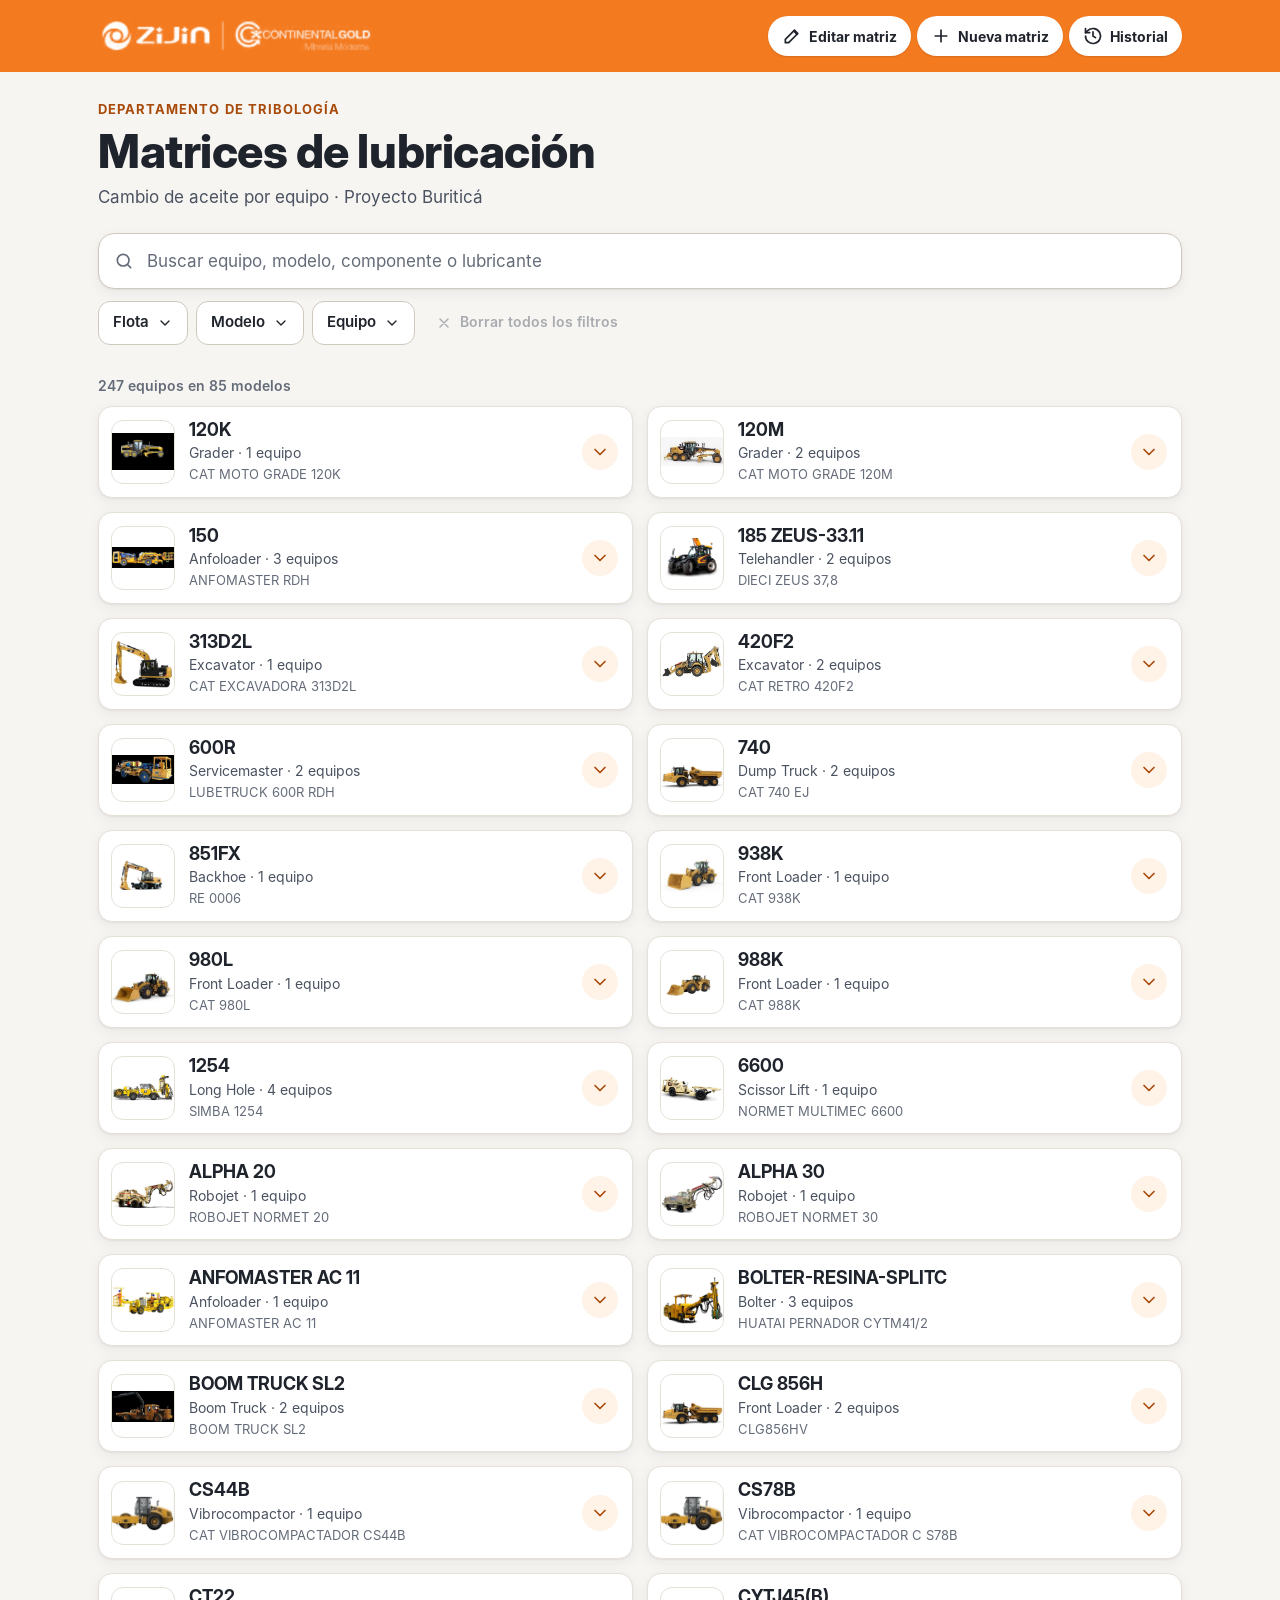
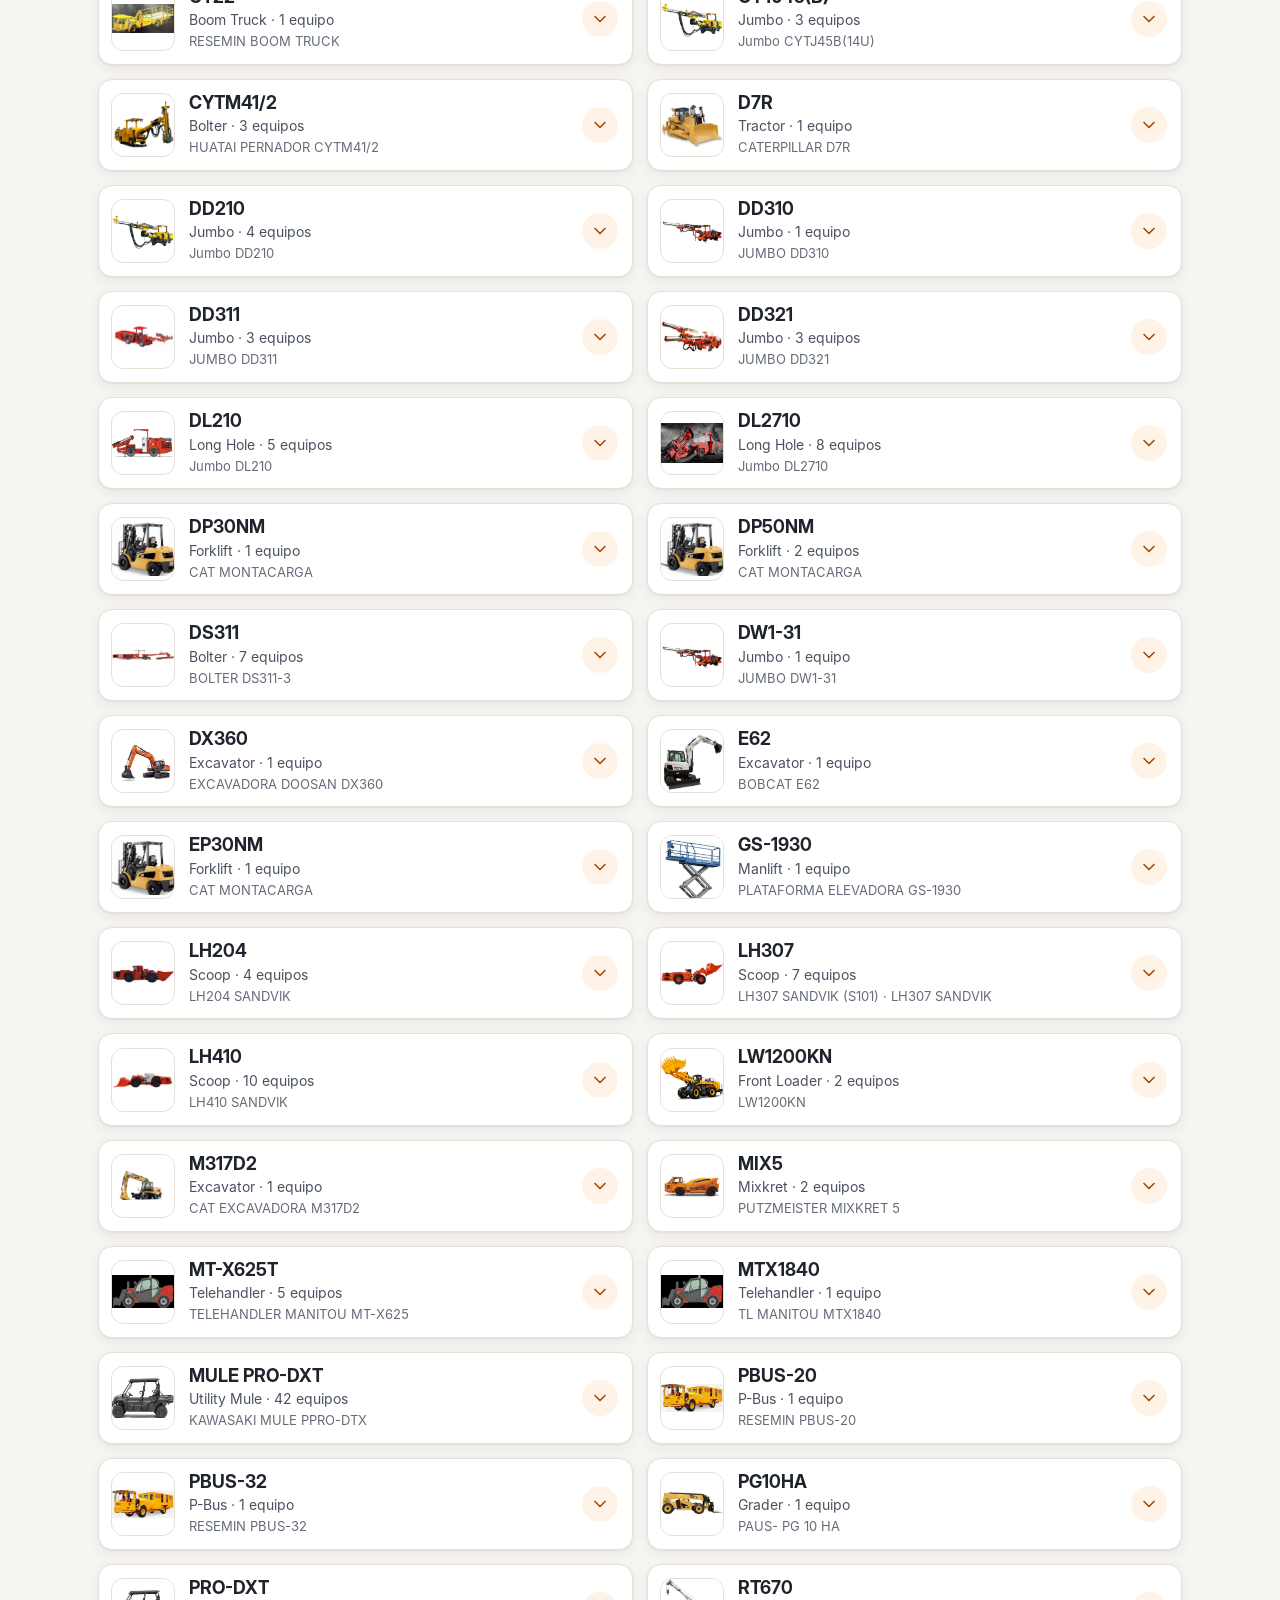
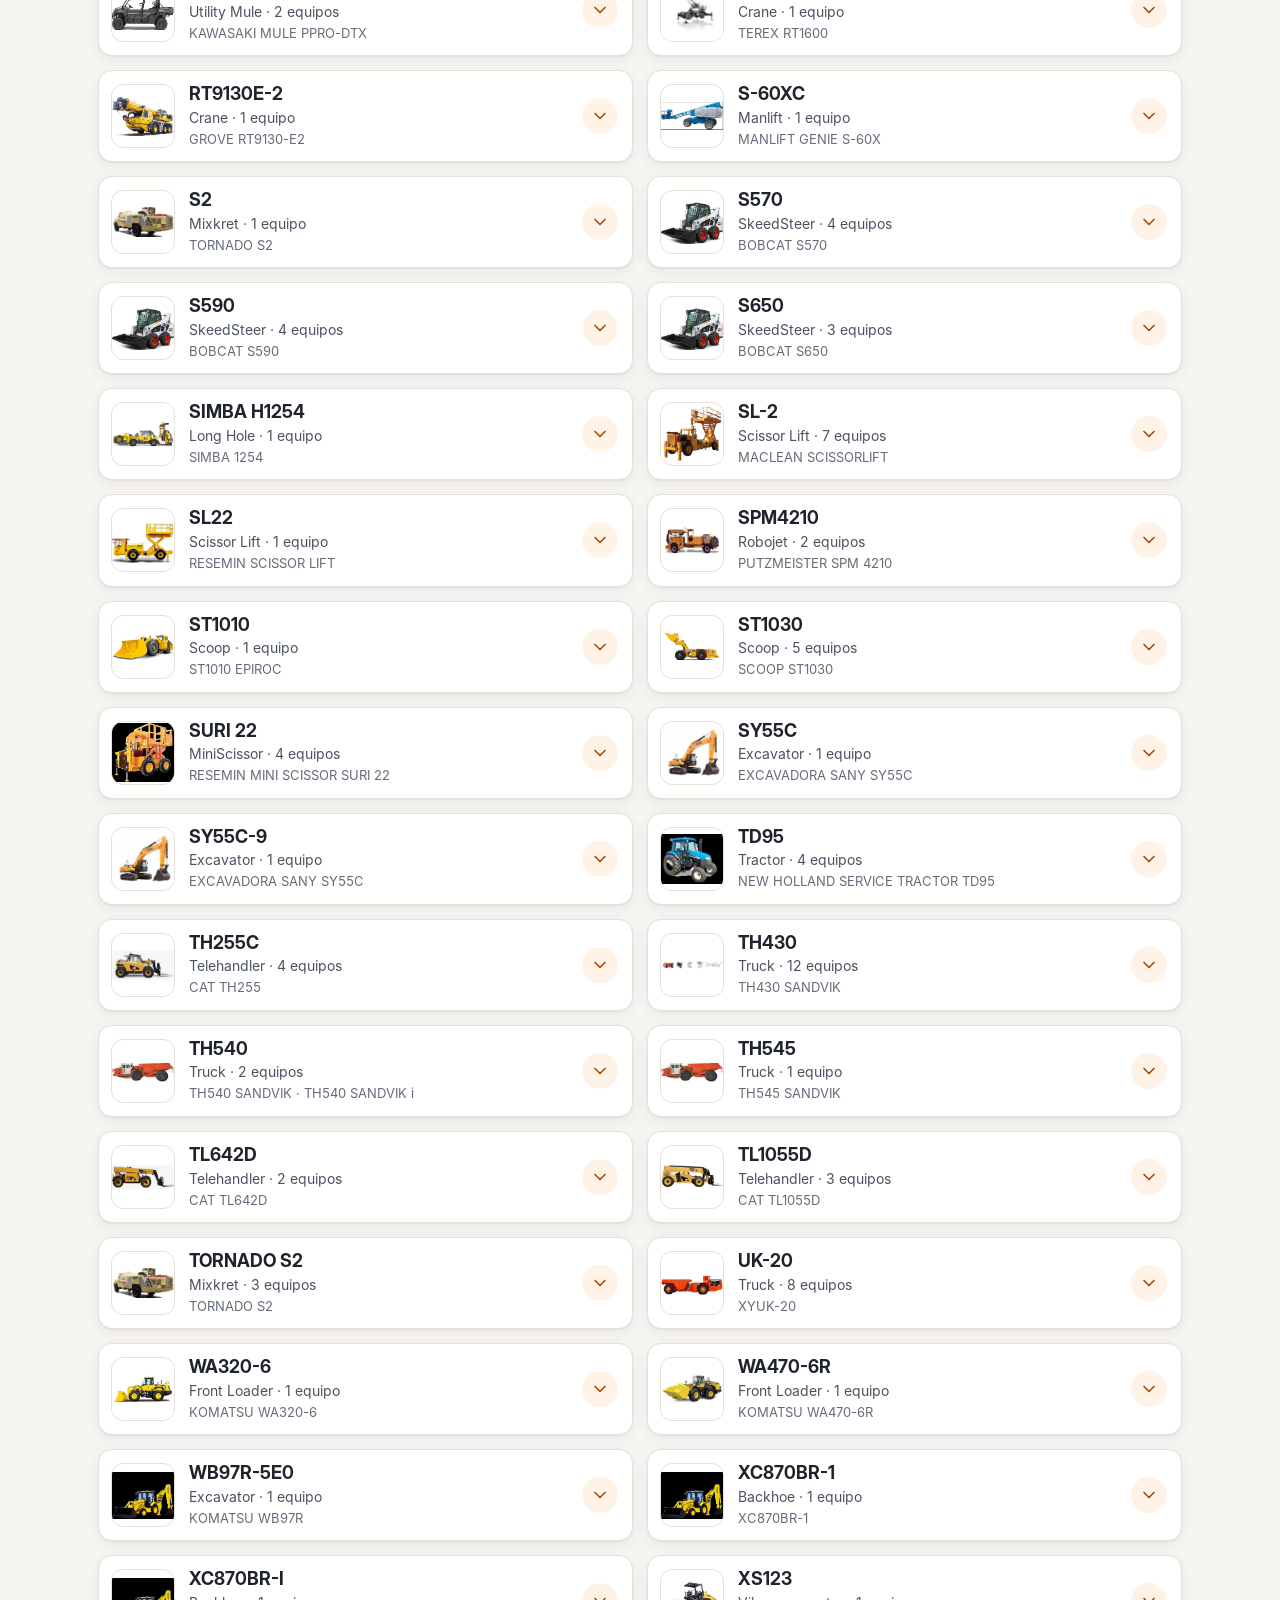
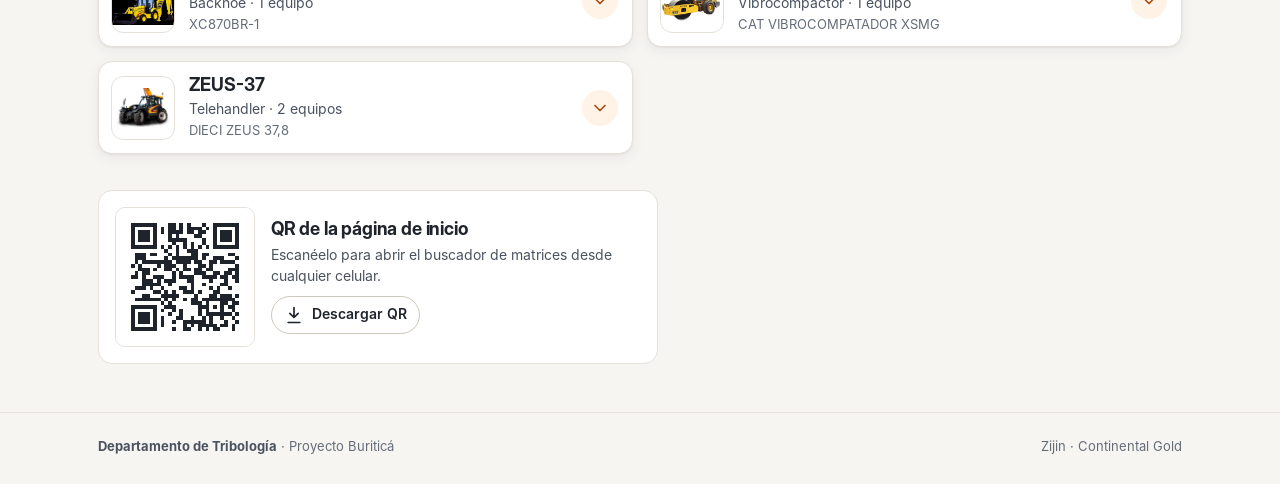
<file: index.html>
<!doctype html>
<html lang="es">
<head>
<meta charset="utf-8">
<meta name="viewport" content="width=device-width, initial-scale=1, viewport-fit=cover">
<title>Matrices de lubricación · Zijin-Continental Gold</title>
<meta name="description" content="Matrices de cambio de aceite por equipo. Departamento de Tribología, Proyecto Buriticá.">
<meta name="theme-color" content="#F47A1F">
<link rel="manifest" href="manifest.webmanifest">
<link rel="icon" type="image/png" href="img/icono-192.png">
<link rel="apple-touch-icon" href="img/icono-192.png">
<link rel="preload" href="fonts/inter-400.woff" as="font" type="font/woff" crossorigin>
<link rel="preload" href="fonts/interdisplay-800.woff" as="font" type="font/woff" crossorigin>
<link rel="stylesheet" href="css/app.css">
</head>
<body>
<header class="banda">
  <div class="contenedor banda-in">
    <a class="banda-logo" href="./" data-nav="inicio" aria-label="Ir al inicio">
      <img src="img/logo-blanco.png" alt="Zijin · Continental Gold" width="342" height="47">
    </a>
    <nav class="banda-acciones" id="acciones-admin" aria-label="Administración de matrices" hidden>
      <button type="button" class="btn-banda" data-accion="editar" title="Editar matriz (requiere contraseña)"><svg class="i" viewBox="0 0 24 24" aria-hidden="true"><path d="M4 20h4L19 9l-4-4L4 16v4z"/><path d="m14 6 4 4"/></svg><span class="etq">Editar matriz</span></button>
      <button type="button" class="btn-banda" data-accion="nueva" title="Nueva matriz (requiere contraseña)"><svg class="i" viewBox="0 0 24 24" aria-hidden="true"><path d="M12 5v14M5 12h14"/></svg><span class="etq">Nueva matriz</span></button>
      <button type="button" class="btn-banda" data-accion="historial" title="Historial de cambios (requiere contraseña)"><svg class="i" viewBox="0 0 24 24" aria-hidden="true"><path d="M3 12a9 9 0 1 0 3-6.7L3 8"/><path d="M3 3v5h5"/><path d="M12 7v5l3 2"/></svg><span class="etq">Historial</span></button>
    </nav>
  </div>
</header>
<main id="app" tabindex="-1">
  <div class="cargando"><div class="giro" aria-hidden="true"></div><p>Cargando matrices…</p></div>
</main>
<div id="capa"></div>
<div id="toast" role="status" aria-live="polite"></div>
<noscript><p style="padding:16px">Esta página necesita JavaScript activado.</p></noscript>
<script type="module" src="js/app.js"></script>
</body>
</html>
</file>
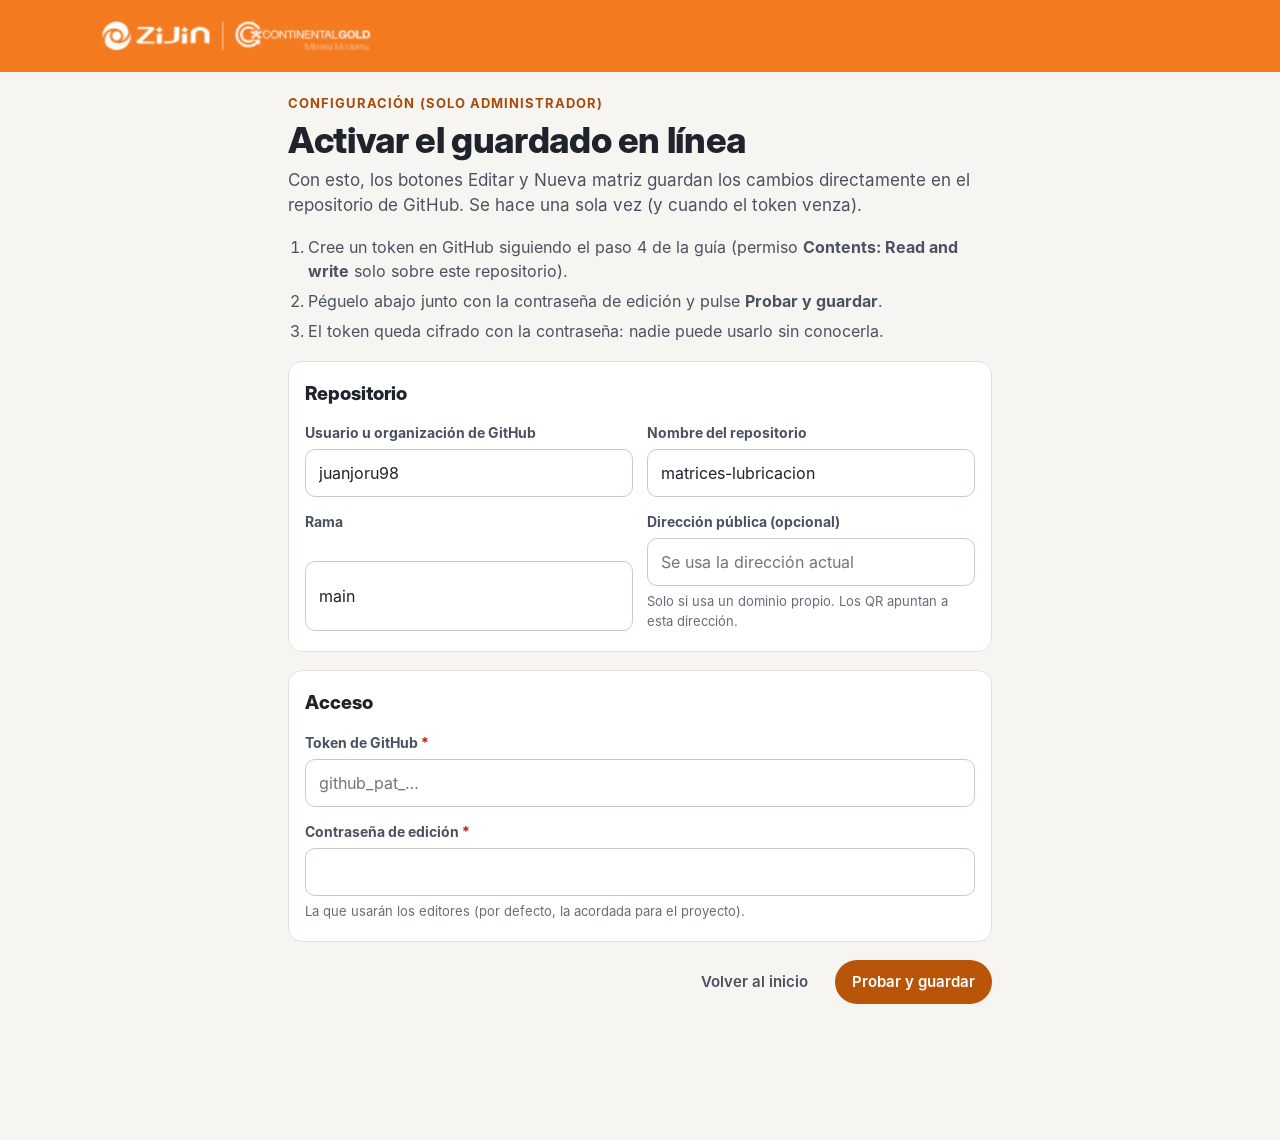
<file: configurar.html>
<!doctype html>
<html lang="es">
<head>
<meta charset="utf-8">
<meta name="viewport" content="width=device-width, initial-scale=1, viewport-fit=cover">
<title>Configurar guardado · Matrices de lubricación</title>
<meta name="robots" content="noindex">
<meta name="theme-color" content="#F47A1F">
<link rel="icon" type="image/png" href="img/icono-192.png">
<link rel="stylesheet" href="css/app.css">
<style>
  .pasos { margin: 12px 0 0; padding-left: 20px; color: var(--tinta-2); }
  .pasos li { margin: 6px 0; }
  .resultado { margin-top: 16px; }
  .ok-caja { padding: 14px; border-radius: var(--radio-peq); background: var(--verde-fondo); color: var(--verde-tinta); font-weight: 600; }
  pre { white-space: pre-wrap; word-break: break-all; font-size: 12px; background: var(--superficie-2); border: 1px solid var(--linea); padding: 12px; border-radius: 10px; }
</style>
</head>
<body>
<header class="banda"><div class="contenedor banda-in"><a class="banda-logo" href="./" aria-label="Ir al inicio"><img src="img/logo-blanco.png" alt="Zijin · Continental Gold" width="342" height="47"></a></div></header>
<main class="contenedor vista-admin" style="max-width:760px">
  <p class="eyebrow">Configuración (solo administrador)</p>
  <h1>Activar el guardado en línea</h1>
  <p class="lead">Con esto, los botones Editar y Nueva matriz guardan los cambios directamente en el repositorio de GitHub. Se hace una sola vez (y cuando el token venza).</p>
  <ol class="pasos">
    <li>Cree un token en GitHub siguiendo el paso 4 de la guía (permiso <b>Contents: Read and write</b> solo sobre este repositorio).</li>
    <li>Péguelo abajo junto con la contraseña de edición y pulse <b>Probar y guardar</b>.</li>
    <li>El token queda cifrado con la contraseña: nadie puede usarlo sin conocerla.</li>
  </ol>

  <form id="f" novalidate>
    <fieldset class="ed-seccion"><legend>Repositorio</legend>
      <div class="rejilla rejilla-2">
        <label class="campo"><span>Usuario u organización de GitHub</span><input id="owner" autocomplete="off" spellcheck="false" required></label>
        <label class="campo"><span>Nombre del repositorio</span><input id="name" autocomplete="off" spellcheck="false" required></label>
        <label class="campo"><span>Rama</span><input id="branch" autocomplete="off" spellcheck="false" value="main"></label>
        <label class="campo"><span>Dirección pública (opcional)</span><input id="urlPublica" autocomplete="off" spellcheck="false" placeholder="Se usa la dirección actual"><small>Solo si usa un dominio propio. Los QR apuntan a esta dirección.</small></label>
      </div>
    </fieldset>
    <fieldset class="ed-seccion"><legend>Acceso</legend>
      <label class="campo"><span>Token de GitHub <span class="req">*</span></span><input id="token" type="password" autocomplete="off" spellcheck="false" placeholder="github_pat_…" required></label>
      <label class="campo"><span>Contraseña de edición <span class="req">*</span></span><input id="clave" type="password" autocomplete="new-password" required><small>La que usarán los editores (por defecto, la acordada para el proyecto).</small></label>
      <label class="campo" id="campo-actual" hidden><span>Contraseña actual <span class="req">*</span></span><input id="actual" type="password" autocomplete="current-password"><small>La contraseña nueva es distinta a la actual. Escriba la actual para autorizar el cambio; el historial se vuelve a cifrar con la nueva.</small></label>
    </fieldset>
    <p class="error" id="err" hidden></p>
    <div id="prog"></div>
    <div class="d-acciones"><a class="btn btn-fantasma" href="./">Volver al inicio</a><button class="btn btn-primario" id="ok" type="submit">Probar y guardar</button></div>
    <div id="res" class="resultado"></div>
  </form>
</main>
<script type="module">
import { derivarMaestra, verificador, claveAES, cifrar, descifrar, nuevaSalt } from './js/cripto.js';
import { Repo, datosRepo } from './js/github.js';

const $ = (s) => document.querySelector(s);
const cfg = await (await fetch('data/config.json', { cache: 'no-store' })).json();
const r0 = datosRepo(cfg);
$('#owner').value = r0.owner || '';
$('#name').value = r0.name || '';
$('#branch').value = r0.branch || 'main';
$('#urlPublica').value = cfg.urlPublica || '';

const err = (t) => { $('#err').textContent = t; $('#err').hidden = !t; };
const prog = (t) => { $('#prog').innerHTML = t ? `<p class="progreso"><span class="giro" aria-hidden="true"></span>${t}</p>` : ''; };

$('#f').addEventListener('submit', async (e) => {
  e.preventDefault();
  err(''); $('#res').innerHTML = '';
  const owner = $('#owner').value.trim(), name = $('#name').value.trim(), branch = $('#branch').value.trim() || 'main';
  const token = $('#token').value.trim(), clave = $('#clave').value.trim(), actual = $('#actual').value.trim();
  if (!owner || !name || !token || !clave) return err('Complete el repositorio, el token y la contraseña.');
  if (clave.length < 8) return err('Use una contraseña de al menos 8 caracteres.');
  const btn = $('#ok'); btn.disabled = true;
  let nuevoCfg;
  try {
    prog('Verificando la contraseña…');
    const seg = cfg.seguridad;
    let maestra = await derivarMaestra(clave, seg.salt, seg.iteraciones);
    let seguridad = seg, histTexto = null;
    const repo = new Repo({ owner, name, branch, token });

    if ((await verificador(maestra)) !== seg.verificador) {
      // Cambio de contraseña: exige la actual y vuelve a cifrar el historial
      if (!actual) { $('#campo-actual').hidden = false; $('#actual').focus(); throw new Error('La contraseña no coincide con la actual. Para cambiarla, escriba también la contraseña actual.'); }
      const vieja = await derivarMaestra(actual, seg.salt, seg.iteraciones);
      if ((await verificador(vieja)) !== seg.verificador) throw new Error('La contraseña actual no es correcta.');
      prog('Probando el token…');
      await probarToken(repo);
      prog('Volviendo a cifrar el historial con la nueva contraseña…');
      const h = JSON.parse((await repo.leerTexto('data/historial.json')) || '{"esquema":1,"cifrado":null}');
      let regs = [];
      if (h.cifrado) regs = JSON.parse(await descifrar(await claveAES(vieja, 'historial'), h.cifrado));
      seguridad = { salt: nuevaSalt(), iteraciones: seg.iteraciones };
      maestra = await derivarMaestra(clave, seguridad.salt, seguridad.iteraciones);
      seguridad.verificador = await verificador(maestra);
      histTexto = JSON.stringify({ esquema: 1, registros: regs.length, cifrado: regs.length ? await cifrar(await claveAES(maestra, 'historial'), JSON.stringify(regs)) : null }, null, 2) + '\n';
    } else {
      prog('Probando el token…');
      await probarToken(repo);
    }

    prog('Cifrando el token…');
    nuevoCfg = {
      repo: { owner, name, branch },
      urlPublica: $('#urlPublica').value.trim(),
      seguridad,
      tokenCifrado: await cifrar(await claveAES(maestra, 'token'), token),
    };
    prog('Guardando la configuración en el repositorio…');
    const archivos = [{ ruta: 'data/config.json', texto: JSON.stringify(nuevoCfg, null, 2) + '\n' }];
    if (histTexto) archivos.push({ ruta: 'data/historial.json', texto: histTexto });
    await repo.commit(archivos, histTexto ? 'Configura guardado en línea y cambia la contraseña de edición' : 'Configura guardado en línea');
    prog('');
    $('#res').innerHTML = `<div class="ok-caja">Listo. En 1 a 2 minutos los botones Editar y Nueva matriz guardarán directamente en GitHub.${histTexto ? ' La contraseña de edición cambió: comuníquela a los editores.' : ''}</div>`;
    $('#token').value = ''; $('#actual').value = '';
  } catch (x) {
    prog('');
    err(x.message || String(x));
    if (nuevoCfg) {
      $('#res').innerHTML = `<details><summary>Guardar manualmente</summary><p class="ayuda">Si no se pudo guardar automáticamente, reemplace el contenido de <code>data/config.json</code> en GitHub por:</p><pre>${JSON.stringify(nuevoCfg, null, 2).replace(/</g, '&lt;')}</pre></details>`;
    }
  } finally {
    btn.disabled = false;
  }
});

async function probarToken(repo) {
  const info = await repo.info();
  if (info.permissions && info.permissions.push === false) throw new Error('El token puede leer el repositorio pero no escribir. Dé el permiso Contents: Read and write.');
}
</script>
</body>
</html>
</file>
<file: css/app.css>
/* Matrices de lubricación — Zijin-Continental Gold
   Colores corporativos: ajuste aquí si el manual de marca indica otros códigos. */
@font-face { font-family: Inter; font-weight: 400; font-display: swap; src: url(../fonts/inter-400.woff) format('woff'); }
@font-face { font-family: Inter; font-weight: 500; font-display: swap; src: url(../fonts/inter-500.woff) format('woff'); }
@font-face { font-family: Inter; font-weight: 600; font-display: swap; src: url(../fonts/inter-600.woff) format('woff'); }
@font-face { font-family: Inter; font-weight: 700; font-display: swap; src: url(../fonts/inter-700.woff) format('woff'); }
@font-face { font-family: 'Inter Display'; font-weight: 700; font-display: swap; src: url(../fonts/interdisplay-700.woff) format('woff'); }
@font-face { font-family: 'Inter Display'; font-weight: 800; font-display: swap; src: url(../fonts/interdisplay-800.woff) format('woff'); }

:root {
  --marca: #F47A1F;          /* naranja corporativo */
  --marca-fuerte: #B85509;   /* botones (texto blanco legible) */
  --marca-texto: #A84A0A;    /* texto naranja sobre fondo claro */
  --marca-suave: #FFF3E8;
  --marca-borde: #F8C79E;
  --tinta: #1F232B;
  --tinta-2: #4A5260;
  --tinta-3: #656C79;
  --fondo: #F7F5F2;
  --superficie: #FFFFFF;
  --superficie-2: #FAF8F5;
  --linea: #E5E0D8;
  --linea-fuerte: #CFC8BD;
  --ambar-fondo: #FFF6DB; --ambar-borde: #E9B949; --ambar-tinta: #5E4300;
  --rojo-fondo: #FDECEA; --rojo-borde: #E8A39B; --rojo-tinta: #7A1D14; --rojo: #B42318;
  --verde-fondo: #E7F6EE; --verde-tinta: #0F5F37;
  --sombra: 0 1px 2px rgba(31, 35, 43, .06), 0 4px 14px rgba(31, 35, 43, .06);
  --sombra-alta: 0 10px 40px rgba(31, 35, 43, .22);
  --radio: 14px;
  --radio-peq: 10px;
  --fuente: Inter, system-ui, -apple-system, 'Segoe UI', Roboto, sans-serif;
  --fuente-titulo: 'Inter Display', Inter, system-ui, -apple-system, 'Segoe UI', sans-serif;
  color-scheme: light;
}
@media (prefers-color-scheme: dark) {
  :root {
    --marca-fuerte: #C95F0E;
    --marca-texto: #F7A15F;
    --marca-suave: #2A2018;
    --marca-borde: #5C3A1E;
    --tinta: #ECEAE6;
    --tinta-2: #C4C8CF;
    --tinta-3: #A3A9B3;
    --fondo: #15171B;
    --superficie: #1D2026;
    --superficie-2: #23272E;
    --linea: #30353D;
    --linea-fuerte: #454B55;
    --ambar-fondo: #2B2410; --ambar-borde: #7A6020; --ambar-tinta: #F3D98B;
    --rojo-fondo: #2E1715; --rojo-borde: #6E2C25; --rojo-tinta: #F4B4AB; --rojo: #F2877A;
    --verde-fondo: #12291D; --verde-tinta: #8FDDB2;
    --sombra: 0 1px 2px rgba(0, 0, 0, .3), 0 4px 14px rgba(0, 0, 0, .25);
    color-scheme: dark;
  }
}

*, *::before, *::after { box-sizing: border-box; }
[hidden] { display: none !important; }
html { -webkit-text-size-adjust: 100%; scroll-padding-top: 72px; }
body {
  margin: 0; background: var(--fondo); color: var(--tinta);
  font-family: var(--fuente); font-size: 16px; line-height: 1.5;
  -webkit-font-smoothing: antialiased; min-height: 100vh;
}
body.sin-scroll { overflow: hidden; }
img { max-width: 100%; display: block; }
button, input, select, textarea { font: inherit; color: inherit; }
a { color: var(--marca-texto); }
h1, h2, h3 { font-family: var(--fuente-titulo); line-height: 1.12; margin: 0; letter-spacing: -.01em; }
:focus-visible { outline: 3px solid var(--marca); outline-offset: 2px; border-radius: 6px; }
.visual-oculto { position: absolute !important; width: 1px; height: 1px; overflow: hidden; clip: rect(0 0 0 0); white-space: nowrap; }

.i { width: 20px; height: 20px; flex: none; stroke: currentColor; fill: none; stroke-width: 2; stroke-linecap: round; stroke-linejoin: round; }
.i-peq { width: 16px; height: 16px; }

.contenedor { width: 100%; max-width: 1140px; margin: 0 auto; padding-left: 16px; padding-right: 16px; }
@media (min-width: 720px) { .contenedor { padding-left: 28px; padding-right: 28px; } }

/* ---------- Banda corporativa */
.banda { background: var(--marca); padding-top: env(safe-area-inset-top); }
.banda-in { display: flex; align-items: center; justify-content: space-between; min-height: 60px; gap: 12px; }
.banda-logo { display: inline-flex; padding: 8px 0; }
.banda-logo img { height: 30px; width: auto; }
@media (min-width: 720px) { .banda-in { min-height: 72px; } .banda-logo img { height: 38px; } }

/* ---------- Botones */
.btn {
  display: inline-flex; align-items: center; justify-content: center; gap: 8px;
  min-height: 44px; padding: 10px 16px; border-radius: 999px; border: 1.5px solid transparent;
  font-weight: 600; font-size: 15px; line-height: 1.2; text-decoration: none; cursor: pointer;
  background: transparent; color: var(--tinta); transition: background .15s, border-color .15s, transform .1s;
  -webkit-tap-highlight-color: transparent; white-space: nowrap;
}
.btn:active { transform: scale(.98); }
.btn[disabled] { opacity: .6; cursor: progress; }
.btn-primario { background: var(--marca-fuerte); color: #fff; }
.btn-primario:hover { background: #A24A07; }
.btn-sec { background: var(--superficie); border-color: var(--linea-fuerte); color: var(--tinta); }
.btn-sec:hover { border-color: var(--marca); background: var(--marca-suave); }
.btn-fantasma { color: var(--tinta-2); }
.btn-fantasma:hover { background: var(--superficie-2); color: var(--tinta); }
.btn-peligro { color: var(--rojo); }
.btn-peligro:hover { background: var(--rojo-fondo); }
.btn-peq { min-height: 38px; padding: 7px 12px; font-size: 14px; }
.btn-icono { width: 44px; padding: 0; }
.btn-icono.btn-peq { width: 38px; }
.ancho { width: 100%; }
.candado { opacity: .7; }

/* ---------- Barra superior pegajosa (vista de matriz / admin) */
.barra { position: sticky; top: 0; z-index: 20; background: color-mix(in srgb, var(--superficie) 92%, transparent); backdrop-filter: saturate(1.4) blur(10px); -webkit-backdrop-filter: saturate(1.4) blur(10px); border-bottom: 1px solid var(--linea); }
.barra-in { display: flex; align-items: center; gap: 8px; min-height: 60px; }
.barra-titulo { flex: 1; min-width: 0; font-weight: 700; overflow: hidden; text-overflow: ellipsis; white-space: nowrap; text-align: center; }
.barra-in > .esp { flex: 1; }

/* ---------- Portada / inicio */
.portada { padding-top: 28px; padding-bottom: 8px; }
.eyebrow { margin: 0 0 6px; font-size: 13px; font-weight: 700; letter-spacing: .08em; text-transform: uppercase; color: var(--marca-texto); }
.portada h1 { font-size: clamp(30px, 7vw, 46px); font-weight: 800; }
.lead { margin: 8px 0 0; color: var(--tinta-2); font-size: 17px; }
.buscador { position: relative; margin-top: 22px; }
.buscador .i { position: absolute; left: 16px; top: 50%; transform: translateY(-50%); color: var(--tinta-3); pointer-events: none; }
.buscador input {
  width: 100%; height: 56px; padding: 0 52px 0 48px; border-radius: 16px; border: 1.5px solid var(--linea-fuerte);
  background: var(--superficie); font-size: 17px; box-shadow: var(--sombra); -webkit-appearance: none; appearance: none;
}
.buscador input::placeholder { color: var(--tinta-3); }
.buscador input:focus { outline: none; border-color: var(--marca); box-shadow: 0 0 0 4px color-mix(in srgb, var(--marca) 22%, transparent); }
.buscador input::-webkit-search-cancel-button { display: none; }
.buscador .limpiar { position: absolute; right: 6px; top: 50%; transform: translateY(-50%); }
.acciones-admin { display: flex; flex-wrap: wrap; gap: 8px; margin-top: 14px; }
.conteo { margin: 22px 0 10px; color: var(--tinta-3); font-size: 14px; font-weight: 600; }

.tarjetas { list-style: none; margin: 0; padding: 0; display: grid; gap: 10px; }
@media (min-width: 720px) { .tarjetas { grid-template-columns: repeat(2, 1fr); gap: 14px; } }
@media (min-width: 1040px) { .tarjetas { grid-template-columns: repeat(3, 1fr); } }
.tarjeta-equipo {
  display: flex; align-items: center; gap: 14px; padding: 12px 14px 12px 12px; min-height: 88px;
  background: var(--superficie); border: 1px solid var(--linea); border-radius: var(--radio);
  text-decoration: none; color: inherit; box-shadow: var(--sombra); transition: border-color .15s, transform .1s;
}
.tarjeta-equipo:hover { border-color: var(--marca-borde); }
.tarjeta-equipo:active { transform: scale(.99); }
.miniatura {
  width: 64px; height: 64px; flex: none; border-radius: 12px; overflow: hidden; display: grid; place-items: center;
  background: var(--marca-suave); color: var(--marca-texto);
}
.miniatura img { width: 100%; height: 100%; object-fit: cover; }
.miniatura .i { width: 28px; height: 28px; }
.te-cuerpo { flex: 1; min-width: 0; display: grid; gap: 2px; }
.te-nombre { font-family: var(--fuente-titulo); font-weight: 700; font-size: 18px; line-height: 1.2; }
.te-meta { font-size: 14px; color: var(--tinta-2); }
.te-comp { font-size: 13px; color: var(--tinta-3); white-space: nowrap; overflow: hidden; text-overflow: ellipsis; }
.tarjeta-equipo > .i { color: var(--tinta-3); }
.sin-resultados { padding: 28px 18px; text-align: center; color: var(--tinta-2); background: var(--superficie); border: 1px dashed var(--linea-fuerte); border-radius: var(--radio); }
.marca { background: color-mix(in srgb, var(--marca) 28%, transparent); color: inherit; border-radius: 3px; padding: 0 1px; }

.qr-inicio {
  margin-top: 36px; display: grid; grid-template-columns: 112px 1fr; gap: 16px; align-items: center;
  padding: 16px; background: var(--superficie); border: 1px solid var(--linea); border-radius: var(--radio);
}
.qr-inicio .qr { width: 112px; height: 112px; border-radius: 10px; overflow: hidden; border: 1px solid var(--linea); background: #fff; }
.qr-inicio h2 { font-size: 18px; }
.qr-inicio p { margin: 4px 0 10px; font-size: 14px; color: var(--tinta-2); }
@media (min-width: 720px) { .qr-inicio { grid-template-columns: 140px 1fr; max-width: 560px; } .qr-inicio .qr { width: 140px; height: 140px; } }

.pie { margin-top: 48px; padding: 24px 0 calc(28px + env(safe-area-inset-bottom)); border-top: 1px solid var(--linea); color: var(--tinta-3); font-size: 13px; }
.pie .contenedor { display: flex; flex-wrap: wrap; gap: 4px 16px; justify-content: space-between; }
.pie b { color: var(--tinta-2); }

/* ---------- Vista de matriz */
.matriz { padding-top: 20px; }
.m-cabecera { display: grid; gap: 18px; }
.m-cabecera h1 { font-size: clamp(30px, 7.5vw, 52px); font-weight: 800; }
.chips { display: flex; flex-wrap: wrap; gap: 6px; margin-top: 12px; }
.chip { display: inline-flex; align-items: center; gap: 6px; padding: 5px 11px; border-radius: 999px; background: var(--superficie); border: 1px solid var(--linea); font-size: 14px; font-weight: 600; color: var(--tinta-2); }
.chip b { color: var(--tinta); }
.chip-marca { background: var(--marca-suave); border-color: var(--marca-borde); color: var(--marca-texto); }
.m-fechas { display: flex; flex-wrap: wrap; gap: 10px 28px; margin: 16px 0 0; }
.m-fechas div { display: grid; }
.m-fechas dt { font-size: 12px; font-weight: 700; letter-spacing: .06em; text-transform: uppercase; color: var(--tinta-3); }
.m-fechas dd { margin: 0; font-weight: 600; }
.m-imagen { margin: 0; }
.m-imagen button { display: block; width: 100%; padding: 0; border: 1px solid var(--linea); border-radius: var(--radio); overflow: hidden; background: #fff; cursor: zoom-in; position: relative; }
.m-imagen img { width: 100%; max-height: 520px; object-fit: contain; }
.m-imagen .ampliar { position: absolute; right: 10px; bottom: 10px; display: inline-flex; align-items: center; gap: 6px; padding: 6px 10px; border-radius: 999px; background: rgba(31, 35, 43, .78); color: #fff; font-size: 13px; font-weight: 600; }
.m-sin-imagen { display: grid; place-items: center; gap: 6px; text-align: center; min-height: 160px; padding: 20px; border: 1.5px dashed var(--linea-fuerte); border-radius: var(--radio); color: var(--tinta-3); font-size: 14px; background: var(--superficie-2); }
.m-sin-imagen .i { width: 30px; height: 30px; }
@media (min-width: 960px) {
  .m-cabecera { grid-template-columns: minmax(0, 1fr) minmax(0, 1.15fr); align-items: start; gap: 36px; }
}

.bloque { margin-top: 36px; }
.bloque > h2 { font-size: 22px; font-weight: 800; display: flex; align-items: center; gap: 10px; margin-bottom: 14px; }
.cuenta { display: inline-grid; place-items: center; min-width: 28px; height: 28px; padding: 0 8px; border-radius: 999px; background: var(--marca-suave); color: var(--marca-texto); font-size: 14px; font-family: var(--fuente); font-weight: 700; }

.num {
  flex: none; display: inline-grid; place-items: center; width: 40px; height: 40px; border-radius: 50%;
  background: var(--marca); color: #1F232B; font-family: var(--fuente-titulo); font-weight: 800; font-size: 19px;
}
.puntos { list-style: none; margin: 0; padding: 0; display: grid; gap: 12px; }
.punto { background: var(--superficie); border: 1px solid var(--linea); border-radius: var(--radio); box-shadow: var(--sombra); overflow: hidden; }
.p-cab { display: flex; gap: 12px; align-items: center; padding: 14px 14px 12px; }
.p-cab h3 { font-size: 19px; font-weight: 800; }
.p-lub { margin: 2px 0 0; color: var(--tinta-2); font-weight: 600; font-size: 15px; line-height: 1.3; }
.p-datos { margin: 0; display: grid; grid-template-columns: 1fr 1fr; border-top: 1px solid var(--linea); }
.p-datos div { padding: 10px 14px; border-bottom: 1px solid var(--linea); }
.p-datos div:nth-child(odd) { border-right: 1px solid var(--linea); }
.p-datos div:nth-last-child(-n+2) { border-bottom: 0; }
.p-datos dt { font-size: 12px; font-weight: 700; color: var(--tinta-3); text-transform: uppercase; letter-spacing: .04em; }
.p-datos dd { margin: 2px 0 0; font-weight: 600; font-size: 16px; overflow-wrap: anywhere; }
.p-datos .destacado { background: var(--superficie-2); }
.pendiente { color: var(--tinta-3) !important; font-style: italic; font-weight: 500 !important; }

.tabla-envoltura { display: none; overflow-x: auto; border: 1px solid var(--linea); border-radius: var(--radio); background: var(--superficie); box-shadow: var(--sombra); }
.tabla-puntos { width: 100%; border-collapse: collapse; font-size: 15px; }
.tabla-puntos th { position: sticky; top: 0; background: var(--tinta); color: var(--fondo); text-align: left; font-size: 12px; text-transform: uppercase; letter-spacing: .05em; padding: 12px; vertical-align: bottom; }
@media (prefers-color-scheme: dark) { .tabla-puntos th { background: #2C313A; color: var(--tinta); } }
.tabla-puntos td { padding: 12px; border-top: 1px solid var(--linea); vertical-align: middle; }
.tabla-puntos tbody tr:nth-child(even) td { background: var(--superficie-2); }
.tabla-puntos td:first-child { width: 64px; }
.tabla-puntos .num { width: 34px; height: 34px; font-size: 16px; }
.tabla-puntos .comp { font-weight: 700; }
@media (min-width: 960px) { .puntos { display: none; } .tabla-envoltura { display: block; } }

.lubs { list-style: none; margin: 0; padding: 0; display: grid; gap: 10px; }
@media (min-width: 720px) { .lubs { grid-template-columns: repeat(2, 1fr); } }
@media (min-width: 1040px) { .lubs { grid-template-columns: repeat(3, 1fr); } }
.lub { display: flex; gap: 14px; align-items: center; padding: 12px; background: var(--superficie); border: 1px solid var(--linea); border-radius: var(--radio); }
.lub .miniatura { width: 76px; height: 76px; background: #fff; border: 1px solid var(--linea); }
.lub .miniatura.vacia { background: var(--marca-suave); border-color: transparent; }
.lub .miniatura img { object-fit: contain; }
.lub button.miniatura { padding: 0; cursor: zoom-in; }
.lub b { display: block; line-height: 1.25; }
.lub small { color: var(--tinta-2); font-size: 14px; }

.aviso, .incendio, .auxilios { border-radius: var(--radio); padding: 16px; }
.aviso { background: var(--ambar-fondo); border: 1.5px solid var(--ambar-borde); color: var(--ambar-tinta); }
.incendio { background: var(--rojo-fondo); border: 1.5px solid var(--rojo-borde); color: var(--rojo-tinta); }
.auxilios { background: var(--superficie); border: 1px solid var(--linea); }
.seg-titulo { display: flex; align-items: center; gap: 10px; font-family: var(--fuente-titulo); font-weight: 800; font-size: 17px; margin: 0 0 8px; }
.aviso p, .incendio p { margin: 0; }
.seguridad { display: grid; gap: 12px; align-items: start; }
.aux-lista { display: grid; gap: 4px; margin: 0; }
.aux-lista > div { display: grid; grid-template-columns: 36px 1fr; gap: 10px; padding: 10px 0; border-top: 1px solid var(--linea); }
.aux-lista > div:first-child { border-top: 0; }
.aux-lista dt { grid-row: span 2; width: 36px; height: 36px; border-radius: 10px; display: grid; place-items: center; background: var(--marca-suave); color: var(--marca-texto); }
.aux-lista dt span { position: absolute; }
.aux-lista dd { margin: 0; color: var(--tinta-2); font-size: 15px; }
.aux-lista dd b { display: block; color: var(--tinta); font-size: 16px; }
.aux-nota { margin: 10px 0 0; padding-top: 12px; border-top: 1px solid var(--linea); font-size: 14px; font-style: italic; color: var(--tinta-2); }
@media (min-width: 960px) {
  .seguridad { grid-template-columns: 1.6fr 1fr; }
  .seguridad .aviso { grid-column: 1 / -1; }
}

/* ---------- Capa: diálogos, hojas inferiores, visor */
#capa { display: none; }
#capa.abierta { display: block; }
.fondo-capa {
  position: fixed; inset: 0; z-index: 100; background: rgba(15, 17, 21, .55);
  display: flex; align-items: flex-end; justify-content: center; padding: 0;
  animation: aparecer .15s ease-out;
}
@media (min-width: 720px) { .fondo-capa { align-items: center; padding: 24px; } }
@keyframes aparecer { from { opacity: 0; } to { opacity: 1; } }
@keyframes subir { from { transform: translateY(24px); opacity: .6; } to { transform: none; opacity: 1; } }
.dialogo {
  width: 100%; max-width: 440px; max-height: 92vh; overflow-y: auto; background: var(--superficie);
  border-radius: 22px 22px 0 0; padding: 22px 18px calc(18px + env(safe-area-inset-bottom)); box-shadow: var(--sombra-alta);
  animation: subir .2s ease-out;
}
@media (min-width: 720px) { .dialogo { border-radius: 20px; padding: 26px; } }
.dialogo-ancho { max-width: 620px; }
.dialogo h2 { font-size: 22px; font-weight: 800; }
.dialogo > p { margin: 6px 0 16px; color: var(--tinta-2); }
.d-icono { width: 48px; height: 48px; border-radius: 14px; display: grid; place-items: center; background: var(--marca-suave); color: var(--marca-texto); margin-bottom: 14px; }
.d-icono .i { width: 24px; height: 24px; }
.d-icono.ok { background: var(--verde-fondo); color: var(--verde-tinta); }
.d-acciones { display: flex; gap: 10px; justify-content: flex-end; margin-top: 18px; flex-wrap: wrap; }
.d-acciones .btn { flex: 1 1 auto; }
@media (min-width: 720px) { .d-acciones .btn { flex: 0 0 auto; } }

.opcion {
  display: flex; align-items: center; gap: 14px; width: 100%; text-align: left; margin-bottom: 10px; padding: 14px;
  border: 1.5px solid var(--linea); border-radius: var(--radio); background: var(--superficie); cursor: pointer;
}
.opcion:hover { border-color: var(--marca); background: var(--marca-suave); }
.opcion[aria-busy="true"] { cursor: progress; opacity: .7; }
.op-icono { width: 54px; height: 54px; flex: none; border-radius: 12px; display: grid; place-items: center; background: var(--marca-suave); color: var(--marca-texto); }
.op-icono .i { width: 26px; height: 26px; }
.opcion b { display: block; font-size: 16px; }
.opcion small { display: block; color: var(--tinta-2); font-size: 14px; margin-top: 2px; }

.visor { position: relative; width: 100%; height: 100%; display: grid; place-items: center; padding: 56px 8px 16px; }
.visor img { max-width: 100%; max-height: 100%; object-fit: contain; background: #fff; border-radius: 8px; }
.visor .cerrar { position: absolute; top: calc(8px + env(safe-area-inset-top)); right: 8px; background: rgba(255, 255, 255, .95); color: #1F232B; }
.fondo-capa.oscuro { background: rgba(10, 11, 13, .92); align-items: stretch; padding: 0; }

#toast { position: fixed; left: 50%; bottom: calc(20px + env(safe-area-inset-bottom)); transform: translate(-50%, 20px); z-index: 200; opacity: 0; pointer-events: none; transition: opacity .2s, transform .2s; max-width: calc(100% - 32px); }
#toast.ver { opacity: 1; transform: translate(-50%, 0); }
#toast div { background: var(--tinta); color: var(--fondo); padding: 12px 18px; border-radius: 12px; font-weight: 600; font-size: 15px; box-shadow: var(--sombra-alta); }
#toast div.error { background: var(--rojo); color: #fff; }

/* ---------- Formularios */
.campo { display: grid; gap: 6px; margin-bottom: 14px; }
.campo > span { font-size: 14px; font-weight: 700; color: var(--tinta-2); }
.campo small { color: var(--tinta-3); font-size: 13px; }
.req { color: var(--rojo); }
.control, .campo input, .campo select, .campo textarea {
  width: 100%; min-height: 48px; padding: 11px 13px; border: 1.5px solid var(--linea-fuerte); border-radius: var(--radio-peq);
  background: var(--superficie); font-size: 16px; -webkit-appearance: none; appearance: none;
}
.campo select { background-image: linear-gradient(45deg, transparent 50%, var(--tinta-3) 50%), linear-gradient(135deg, var(--tinta-3) 50%, transparent 50%); background-position: calc(100% - 20px) 50%, calc(100% - 14px) 50%; background-size: 6px 6px; background-repeat: no-repeat; padding-right: 36px; }
.campo textarea { min-height: 96px; resize: vertical; line-height: 1.45; }
.campo input:focus, .campo select:focus, .campo textarea:focus { outline: none; border-color: var(--marca); box-shadow: 0 0 0 4px color-mix(in srgb, var(--marca) 20%, transparent); }
.campo.invalido input, .campo.invalido textarea { border-color: var(--rojo); }
.error { color: var(--rojo); font-weight: 600; font-size: 14px; margin: 4px 0 0; }
.clave-envoltura { position: relative; }
.clave-envoltura input { padding-right: 56px; }
.clave-envoltura button { position: absolute; right: 4px; top: 50%; transform: translateY(-50%); }
.agitar { animation: agitar .35s; }
@keyframes agitar { 20%, 60% { transform: translateX(-6px); } 40%, 80% { transform: translateX(6px); } }

.vista-admin { padding-top: 22px; padding-bottom: 120px; }
.vista-admin h1 { font-size: clamp(26px, 6vw, 36px); font-weight: 800; }
.vista-admin > p.lead { margin-bottom: 16px; }
.banner { display: flex; gap: 10px; align-items: flex-start; padding: 12px 14px; border-radius: var(--radio-peq); background: var(--ambar-fondo); border: 1px solid var(--ambar-borde); color: var(--ambar-tinta); font-size: 14px; margin: 0 0 16px; }
.banner .i { margin-top: 1px; }
.nota-qr { display: flex; gap: 10px; align-items: center; padding: 12px 14px; border-radius: var(--radio-peq); background: var(--marca-suave); color: var(--marca-texto); font-size: 14px; font-weight: 600; margin: 14px 0 0; }
.nota-qr code { font-size: 13px; background: var(--superficie); padding: 2px 6px; border-radius: 6px; color: var(--tinta); }

.ed-seccion { min-width: 0; margin: 18px 0 0; padding: 18px 16px 6px; border: 1px solid var(--linea); border-radius: var(--radio); background: var(--superficie); }
.ed-seccion legend { float: left; width: 100%; padding: 0; margin: 0 0 14px; font-family: var(--fuente-titulo); font-weight: 800; font-size: 19px; }
.ed-seccion legend + * { clear: both; }
.ayuda { margin: 0 0 14px; color: var(--tinta-2); font-size: 14px; }
.rejilla { display: grid; gap: 0 14px; }
@media (min-width: 720px) { .rejilla-2 { grid-template-columns: 1fr 1fr; } .rejilla-4 { grid-template-columns: repeat(4, 1fr); } .rejilla-pts { grid-template-columns: repeat(4, 1fr); } .rejilla-pts .doble { grid-column: span 2; } }
.ed-imagen { border-radius: var(--radio-peq); overflow: hidden; border: 1px solid var(--linea); background: #fff; margin-bottom: 12px; }
.ed-imagen img { width: 100%; max-height: 360px; object-fit: contain; }
.fila-botones { display: flex; flex-wrap: wrap; gap: 8px; margin-bottom: 14px; }
label.btn { cursor: pointer; }
label.btn:focus-within { outline: 3px solid var(--marca); outline-offset: 2px; }
.ed-punto { border: 1px solid var(--linea); border-radius: var(--radio-peq); padding: 12px 12px 0; margin-bottom: 12px; background: var(--superficie-2); }
.ed-punto-cab { display: flex; align-items: center; gap: 10px; margin-bottom: 12px; }
.ed-punto-cab b { flex: 1; min-width: 0; overflow: hidden; text-overflow: ellipsis; white-space: nowrap; }
.ed-punto-cab .num { width: 34px; height: 34px; font-size: 16px; }
.ed-punto-ctrl { display: flex; gap: 2px; }
.ed-lub { display: flex; align-items: center; gap: 12px; padding: 10px 0; border-top: 1px solid var(--linea); }
.ed-lub:first-of-type { border-top: 0; }
.ed-lub .miniatura { width: 60px; height: 60px; background: #fff; border: 1px solid var(--linea); }
.ed-lub .miniatura img { object-fit: contain; }
.ed-lub > div { flex: 1; min-width: 0; }
.ed-lub b { display: block; line-height: 1.25; }
.ed-lub small { color: var(--tinta-3); }
.ed-lub .fila-botones { margin: 0; justify-content: flex-end; }
.ed-acciones {
  position: fixed; left: 0; right: 0; bottom: 0; z-index: 30; background: var(--superficie); border-top: 1px solid var(--linea);
  padding: 10px 16px calc(10px + env(safe-area-inset-bottom)); box-shadow: 0 -6px 20px rgba(31, 35, 43, .08);
}
.ed-acciones .contenedor { display: flex; gap: 10px; justify-content: flex-end; padding: 0; }
.ed-acciones .btn { flex: 1; }
@media (min-width: 720px) { .ed-acciones .btn { flex: 0 0 auto; min-width: 170px; } }
.errores { margin: 16px 0 0; padding: 12px 14px; border-radius: var(--radio-peq); background: var(--rojo-fondo); border: 1px solid var(--rojo-borde); color: var(--rojo-tinta); font-size: 14px; }
.errores ul { margin: 6px 0 0; padding-left: 18px; }

.resumen { margin-top: 6px; padding: 14px; border-radius: var(--radio-peq); background: var(--superficie-2); border: 1px solid var(--linea); }
.resumen h3 { font-size: 15px; font-family: var(--fuente); font-weight: 700; margin: 0 0 8px; }
.resumen dl { display: grid; grid-template-columns: auto 1fr; gap: 4px 12px; margin: 0 0 12px; font-size: 14px; }
.resumen dt { color: var(--tinta-3); font-weight: 600; }
.resumen dd { margin: 0; font-weight: 600; }
.cambios { margin: 0; padding-left: 18px; font-size: 14px; color: var(--tinta-2); max-height: 220px; overflow-y: auto; }
.cambios li { margin: 3px 0; overflow-wrap: anywhere; }
.progreso { display: flex; align-items: center; gap: 10px; margin-top: 14px; font-weight: 600; color: var(--tinta-2); }
.giro { width: 20px; height: 20px; border-radius: 50%; border: 3px solid var(--linea-fuerte); border-top-color: var(--marca); animation: girar .8s linear infinite; flex: none; }
@keyframes girar { to { transform: rotate(360deg); } }

.historial { list-style: none; margin: 0; padding: 0; display: grid; gap: 10px; }
.h-item { padding: 14px; background: var(--superficie); border: 1px solid var(--linea); border-radius: var(--radio); }
.h-cab { display: flex; flex-wrap: wrap; align-items: center; gap: 6px 10px; }
.h-cab b { font-family: var(--fuente-titulo); font-size: 17px; }
.h-fecha { color: var(--tinta-3); font-size: 14px; font-weight: 600; }
.h-persona { margin: 6px 0 0; font-size: 14px; color: var(--tinta-2); }
.h-item details { margin-top: 8px; }
.h-item summary { cursor: pointer; font-weight: 600; font-size: 14px; color: var(--marca-texto); min-height: 32px; display: flex; align-items: center; }
.etiqueta { display: inline-block; padding: 2px 9px; border-radius: 999px; font-size: 12px; font-weight: 700; background: var(--marca-suave); color: var(--marca-texto); }
.etiqueta.nueva { background: var(--verde-fondo); color: var(--verde-tinta); }

.cargando, .estado-vacio { min-height: 50vh; display: grid; place-items: center; align-content: center; gap: 14px; text-align: center; padding: 40px 16px; color: var(--tinta-2); }
.estado-vacio h1 { font-size: 26px; color: var(--tinta); }
.estado-vacio p { max-width: 420px; margin: 0; }

@media print {
  .banda, .barra, .pie, .acciones-admin { display: none !important; }
  body { background: #fff; }
}
@media (prefers-reduced-motion: reduce) { * { animation: none !important; transition: none !important; } }
.p-datos .completa { grid-column: 1 / -1; border-right: 0 !important; border-top: 1px solid var(--linea); }
.p-datos div.completa:nth-last-child(-n+2) { border-bottom: 0; }
.ficha { display: inline-flex; align-items: center; gap: 6px; margin-top: 6px; min-height: 36px; padding: 6px 12px; border-radius: 999px; border: 1.5px solid var(--marca-borde); background: var(--marca-suave); color: var(--marca-texto); font-weight: 700; font-size: 14px; text-decoration: none; }
.ficha:hover { border-color: var(--marca); }
.lub > div { min-width: 0; }
@media (min-width: 960px) { .m-cabecera.ancha { grid-template-columns: 1fr; gap: 20px; } }
.m-cabecera.ancha .m-imagen img { max-height: none; }

/* ---------- Acciones de administración en la banda (arriba a la derecha) */
.banda-acciones { display: flex; gap: 6px; flex: none; }
.btn-banda {
  display: inline-flex; align-items: center; justify-content: center; gap: 7px; min-height: 40px; min-width: 40px; padding: 8px 10px;
  border: 0; border-radius: 999px; background: #FFFFFF; color: #1F232B; font-weight: 700; font-size: 14px; cursor: pointer;
  box-shadow: 0 1px 2px rgba(0, 0, 0, .12);
}
.btn-banda:hover { background: #FFF3E8; }
.btn-banda:focus-visible { outline: 3px solid #1F232B; outline-offset: 2px; }
.btn-banda .etq { position: absolute; width: 1px; height: 1px; overflow: hidden; clip: rect(0 0 0 0); white-space: nowrap; }
@media (min-width: 720px) {
  .btn-banda { padding: 8px 14px; }
  .btn-banda .etq { position: static; width: auto; height: auto; overflow: visible; clip: auto; }
}

/* ---------- Filtros (flota, modelo, equipo) */
.filtros { display: flex; flex-wrap: wrap; align-items: center; gap: 8px; margin-top: 12px; }
.filtro { position: relative; }
.filtro-btn {
  display: inline-flex; align-items: center; gap: 8px; min-height: 44px; padding: 8px 14px; border-radius: 12px;
  border: 1.5px solid var(--linea-fuerte); background: var(--superficie); font-weight: 600; font-size: 15px; cursor: pointer; color: var(--tinta);
}
.filtro-btn:hover { border-color: var(--marca); }
.filtro-btn.activo { border-color: var(--marca); background: var(--marca-suave); color: var(--marca-texto); }
.filtro-btn[aria-expanded="true"] .i { transform: rotate(180deg); }
.filtro-n { display: inline-grid; place-items: center; min-width: 22px; height: 22px; padding: 0 6px; border-radius: 999px; background: var(--marca-fuerte); color: #fff; font-size: 12px; font-weight: 700; }
.borrar-todo[disabled] { opacity: .45; cursor: default; }
.filtro-panel {
  position: absolute; z-index: 40; top: calc(100% + 6px); left: 0; width: 320px; max-width: calc(100vw - 32px);
  background: var(--superficie); border: 1px solid var(--linea); border-radius: 16px; box-shadow: var(--sombra-alta);
  display: flex; flex-direction: column; max-height: 440px;
}
.filtro-cab { display: none; align-items: center; justify-content: space-between; padding: 12px 12px 0 16px; }
.filtro-cab b { font-family: var(--fuente-titulo); font-size: 18px; }
.filtro-buscar { position: relative; padding: 12px 12px 8px; }
.filtro-buscar .i { position: absolute; left: 24px; top: 50%; transform: translateY(-30%); color: var(--tinta-3); }
.filtro-buscar input { width: 100%; height: 42px; padding: 0 12px 0 36px; border: 1.5px solid var(--linea-fuerte); border-radius: 10px; background: var(--superficie); font-size: 16px; -webkit-appearance: none; appearance: none; }
.filtro-buscar input:focus { outline: none; border-color: var(--marca); }
.filtro-opciones { list-style: none; margin: 0; padding: 0 6px; overflow-y: auto; flex: 1; min-height: 60px; }
.opcion-f { display: flex; align-items: center; gap: 10px; min-height: 44px; padding: 6px 10px; border-radius: 10px; cursor: pointer; }
.opcion-f:hover { background: var(--superficie-2); }
.opcion-f input { width: 20px; height: 20px; accent-color: var(--marca-fuerte); flex: none; }
.opcion-f span:first-of-type { flex: 1; min-width: 0; font-weight: 600; }
.opcion-f small { color: var(--tinta-3); font-weight: 500; }
.opcion-f .cnt { color: var(--tinta-3); font-size: 13px; font-variant-numeric: tabular-nums; }
.filtro-vacio { padding: 14px 10px; color: var(--tinta-3); font-size: 14px; }
.filtro-pie { display: flex; justify-content: space-between; gap: 8px; padding: 10px 12px; border-top: 1px solid var(--linea); }
@media (max-width: 719px) {
  .filtros { gap: 6px; }
  .filtro { flex: 1 1 calc(33% - 6px); }
  .filtro-btn { width: 100%; justify-content: center; padding: 8px 8px; font-size: 14px; }
  .borrar-todo { width: 100%; }
  .filtro-panel { position: fixed; left: 0; right: 0; bottom: 0; top: auto; width: 100%; max-width: none; max-height: 78vh; border-radius: 20px 20px 0 0; padding-bottom: env(safe-area-inset-bottom); z-index: 120; }
  .filtro-cab { display: flex; }
  body.filtro-abierto::after { content: ''; position: fixed; inset: 0; background: rgba(15, 17, 21, .45); z-index: 110; }
}
.chips-filtros { display: flex; flex-wrap: wrap; gap: 6px; margin-top: 10px; }
.chips-filtros:empty { display: none; }
.chip-f { display: inline-flex; align-items: center; gap: 6px; min-height: 34px; padding: 4px 8px 4px 12px; border-radius: 999px; border: 1px solid var(--marca-borde); background: var(--marca-suave); color: var(--marca-texto); font-weight: 700; font-size: 14px; cursor: pointer; }
.chip-f small { font-weight: 600; opacity: .8; }
.miniatura.foto { background: #fff; border: 1px solid var(--linea); }
.miniatura.foto img { object-fit: contain; }
@media (max-width: 400px) { .banda-logo img { height: 24px; } .btn-banda { min-width: 38px; min-height: 38px; padding: 7px; } }
img.lis { display: block; width: 64px; height: 22px; object-fit: fill; border-radius: 4px; margin: 2px 0 4px; box-shadow: inset 0 0 0 1px rgba(0,0,0,.08); }
.tabla-puntos img.lis { width: 56px; height: 20px; }
.unidades { margin-top: 12px; }
.unidades summary { cursor: pointer; font-weight: 700; color: var(--marca-texto); min-height: 36px; display: inline-flex; align-items: center; }
.unidades ul { list-style: none; margin: 8px 0 0; padding: 0; display: flex; flex-wrap: wrap; gap: 6px; }
.unidades li { display: grid; padding: 6px 10px; border-radius: 10px; background: var(--superficie); border: 1px solid var(--linea); line-height: 1.2; }
.unidades li small { color: var(--tinta-3); font-size: 12px; }
.u-lista { max-height: 320px; border: 1px solid var(--linea); border-radius: 12px; margin-bottom: 14px; padding: 4px; }
.unidad-actual { display: inline-flex; flex-wrap: wrap; align-items: center; gap: 6px; margin: 0 0 8px; padding: 6px 12px; border-radius: 999px; background: var(--tinta); color: var(--fondo); font-size: 15px; }
.unidad-actual b { font-size: 17px; }
.unidad-actual span { opacity: .8; font-size: 13px; }
.unidades li a { display: grid; text-decoration: none; color: inherit; }
.unidades li:has(a[aria-current]) { border-color: var(--marca); background: var(--marca-suave); }
.unidades li:hover { border-color: var(--marca-borde); }
.opcion-sel { cursor: default; }
.fila-sel { display: flex; gap: 8px; margin-top: 8px; flex-wrap: wrap; }
.fila-sel select { flex: 1; min-width: 140px; min-height: 40px; padding: 6px 10px; border: 1.5px solid var(--linea-fuerte); border-radius: 10px; background: var(--superficie); font-size: 16px; color: var(--tinta); }

/* ---------- Inicio por modelo con desglose de equipos */
.grupos { grid-template-columns: 1fr !important; }
@media (min-width: 960px) { .grupos { grid-template-columns: repeat(2, 1fr) !important; align-items: start; } }
.grupo { background: var(--superficie); border: 1px solid var(--linea); border-radius: var(--radio); box-shadow: var(--sombra); overflow: hidden; }
.grupo.abierto { border-color: var(--marca-borde); }
.grupo-cab { display: flex; align-items: center; gap: 14px; width: 100%; padding: 12px 14px 12px 12px; min-height: 88px; border: 0; background: transparent; text-align: left; cursor: pointer; color: inherit; font: inherit; }
.grupo-cab:hover { background: var(--superficie-2); }
.grupo-flecha { flex: none; width: 36px; height: 36px; border-radius: 50%; display: grid; place-items: center; background: var(--marca-suave); color: var(--marca-texto); transition: transform .15s; }
.grupo.abierto .grupo-flecha { transform: rotate(180deg); }
.grupo-cuerpo { border-top: 1px solid var(--linea); padding: 6px 8px 10px; }
.grupo-unidades { list-style: none; margin: 0 0 4px; padding: 0; }
.grupo-unidades a { display: flex; align-items: center; gap: 10px; min-height: 52px; padding: 8px 10px; border-radius: 10px; text-decoration: none; color: inherit; }
.grupo-unidades a:hover { background: var(--marca-suave); }
.grupo-unidades b { font-family: var(--fuente-titulo); font-size: 17px; min-width: 64px; }
.grupo-unidades span { flex: 1; min-width: 0; color: var(--tinta-2); font-size: 14px; overflow: hidden; text-overflow: ellipsis; white-space: nowrap; }
.grupo-unidades .i { color: var(--tinta-3); }
.propia { flex: none; font-style: normal; font-size: 12px; font-weight: 700; padding: 2px 8px; border-radius: 999px; background: var(--ambar-fondo); color: var(--ambar-tinta); border: 1px solid var(--ambar-borde); }
.m-desc { margin: 6px 0 0; font-size: 17px; font-weight: 600; color: var(--tinta-2); }
.m-base { margin: 10px 0 0; font-size: 14px; color: var(--tinta-3); }
#ed-unidades .filtro-buscar .i { left: 12px; top: 13px; transform: none; }

.h-just { margin: 8px 0 0; font-size: 14px; color: var(--tinta); background: var(--superficie-2); border-left: 3px solid var(--marca); padding: 8px 10px; border-radius: 0 8px 8px 0; }
</file>
